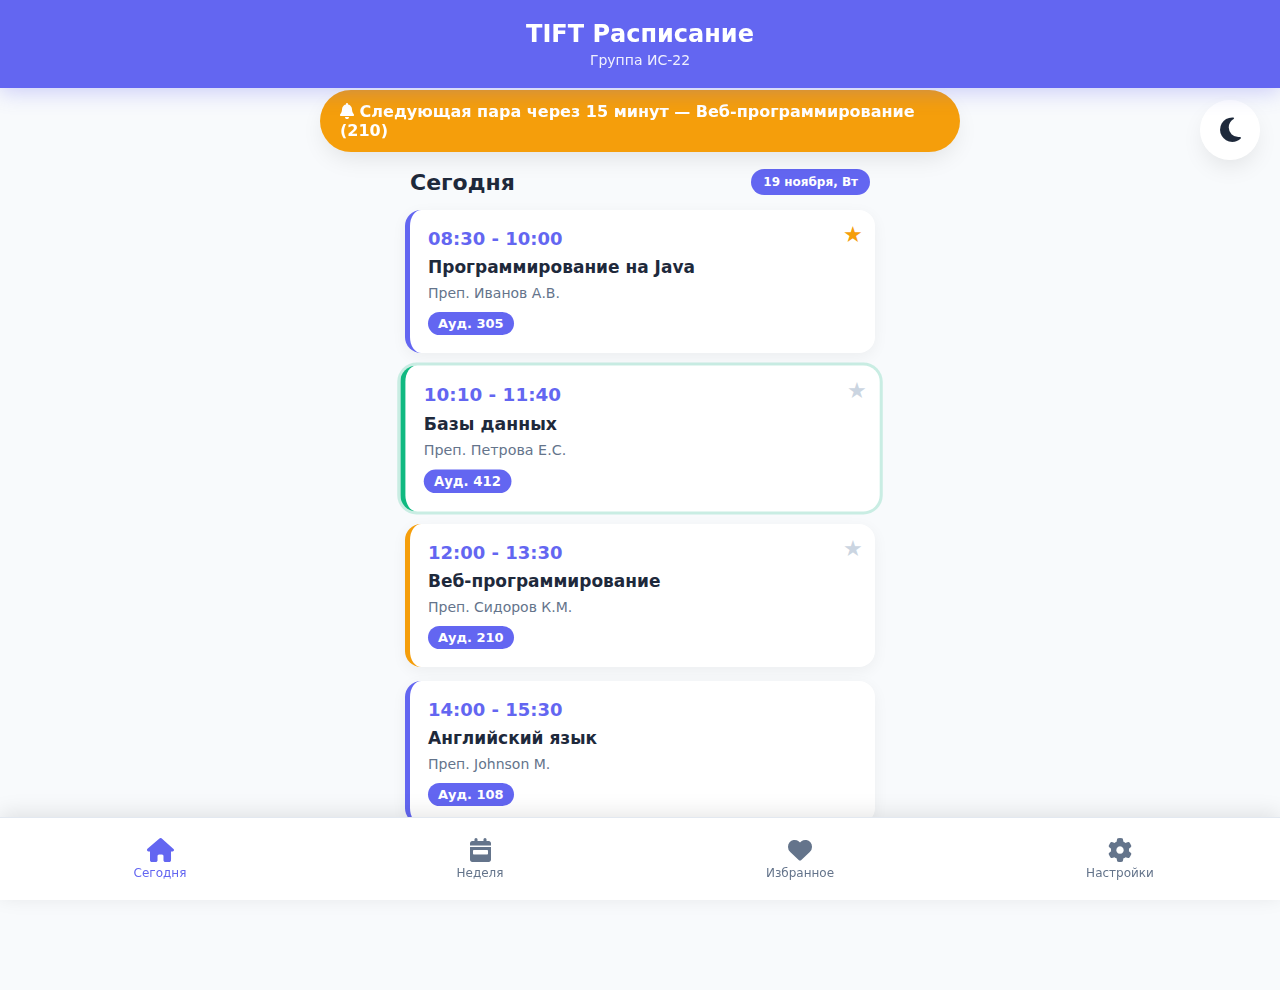
<file: index.html>
<!DOCTYPE html>
<html lang="ru">
<head>
    <meta charset="UTF-8">
    <meta name="viewport" content="width=device-width, initial-scale=1.0">
    <title>TIFT Расписание</title>
    <meta name="theme-color" content="#6366f1">
    <link rel="stylesheet" href="https://cdnjs.cloudflare.com/ajax/libs/font-awesome/6.5.0/css/all.min.css">
    <style>
        :root {
            --primary: #6366f1;
            --primary-dark: #4f46e5;
            --bg: #f8fafc;
            --card: #ffffff;
            --text: #1e293b;
            --text-light: #64748b;
            --border: #e2e8f0;
            --success: #10b981;
            --warning: #f59e0b;
            --shadow: 0 10px 25px -5px rgba(0,0,0,0.1);
        }
        .dark {
            --bg: #0f172a;
            --card: #1e293b;
            --text: #f1f5f9;
            --text-light: #94a3b8;
            --border: #334155;
        }
        * { margin:0; padding:0; box-sizing:border-box; }
        body {
            font-family: 'Segoe UI', system-ui, sans-serif;
            background: var(--bg);
            color: var(--text);
            min-height: 100vh;
            padding-bottom: 80px;
            transition: all 0.3s;
        }
        .header {
            background: var(--primary);
            color: white;
            padding: 20px;
            text-align: center;
            position: fixed;
            top: 0;
            left: 0;
            right: 0;
            z-index: 1000;
            box-shadow: 0 4px 20px rgba(99,102,241,0.3);
        }
        .header h1 {
            font-size: 24px;
            font-weight: 700;
        }
        .header p {
            font-size: 14px;
            opacity: 0.9;
            margin-top: 4px;
        }
        .container {
            margin-top: 90px;
            padding: 0 15px;
            max-width: 500px;
            margin-left: auto;
            margin-right: auto;
        }
        .card {
            background: var(--card);
            border-radius: 20px;
            padding: 20px;
            margin-bottom: 20px;
            box-shadow: var(--shadow);
            border: 1px solid var(--border);
            transition: all 0.3s;
        }
        .search-box {
            position: relative;
            margin-bottom: 20px;
        }
        .search-box input {
            width: 100%;
            padding: 16px 50px 16px 20px;
            border: 2px solid var(--border);
            border-radius: 16px;
            font-size: 16px;
            background: var(--card);
            color: var(--text);
        }
        .search-box i {
            position: absolute;
            right: 18px;
            top: 18px;
            color: var(--primary);
        }

        /* День недели */
        .day-header {
            display: flex;
            justify-content: space-between;
            align-items: center;
            margin: 25px 0 15px;
            padding: 0 5px;
        }
        .day-header h2 {
            font-size: 22px;
            font-weight: 700;
        }
        .today-badge {
            background: var(--primary);
            color: white;
            padding: 6px 12px;
            border-radius: 20px;
            font-size: 12px;
            font-weight: 600;
        }

        /* Пара */
        .lesson {
            background: var(--card);
            border-radius: 16px;
            padding: 18px;
            margin-bottom: 14px;
            border-left: 5px solid var(--primary);
            position: relative;
            transition: all 0.3s;
            box-shadow: 0 4px 15px rgba(0,0,0,0.05);
        }
        .lesson.now {
            border-left-color: var(--success);
            box-shadow: 0 0 0 3px rgba(16,185,129,0.2);
            transform: scale(1.02);
        }
        .lesson.next {
            border-left-color: var(--warning);
            animation: pulse 2s infinite;
        }
        @keyframes pulse {
            0% { box-shadow: 0 4px 15px rgba(245,158,11,0.2); }
            50% { box-shadow: 0 4px 25px rgba(245,158,11,0.4); }
            100% { box-shadow: 0 4px 15px rgba(245,158,11,0.2); }
        }
        .lesson-time {
            font-weight: 700;
            font-size: 18px;
            color: var(--primary);
            margin-bottom: 8px;
        }
        .lesson-name {
            font-size: 17px;
            font-weight: 600;
            margin-bottom: 6px;
        }
        .lesson-info {
            font-size: 14px;
            color: var(--text-light);
            line-height: 1.5;
        }
        .lesson-room {
            background: var(--primary);
            color: white;
            padding: 4px 10px;
            border-radius: 12px;
            font-size: 13px;
            font-weight: 600;
            display: inline-block;
            margin-top: 8px;
        }
        .favorite-btn {
            position: absolute;
            top: 12px;
            right: 12px;
            background: none;
            border: none;
            font-size: 22px;
            cursor: pointer;
            color: #cbd5e1;
        }
        .favorite-btn.active {
            color: #f59e0b;
        }

        /* Нижняя навигация */
        .navbar {
            position: fixed;
            bottom: 0;
            left: 0;
            right: 0;
            background: var(--card);
            border-top: 1px solid var(--border);
            display: flex;
            padding: 10px 0;
            z-index: 1000;
            box-shadow: 0 -4px 20px rgba(0,0,0,0.1);
        }
        .nav-item {
            flex: 1;
            text-align: center;
            padding: 10px;
            color: var(--text-light);
            font-size: 12px;
            transition: all 0.3s;
        }
        .nav-item i {
            font-size: 24px;
            display: block;
            margin-bottom: 4px;
        }
        .nav-item.active {
            color: var(--primary);
        }

        /* Вкладки */
        .tab { display: none; }
        .tab.active { display: block; }

        /* Тема переключатель */
        .theme-toggle {
            position: fixed;
            top: 100px;
            right: 20px;
            background: var(--card);
            width: 60px;
            height: 60px;
            border-radius: 50%;
            display: flex;
            align-items: center;
            justify-content: center;
            font-size: 28px;
            box-shadow: var(--shadow);
            z-index: 999;
            cursor: pointer;
        }

        /* Уведомление о следующей паре */
        .next-lesson-alert {
            position: fixed;
            top: 90px;
            left: 50%;
            transform: translateX(-50%);
            background: var(--warning);
            color: white;
            padding: 12px 20px;
            border-radius: 50px;
            font-weight: 600;
            box-shadow: var(--shadow);
            z-index: 998;
            animation: slideDown 0.5s;
        }
        @keyframes slideDown {
            from { transform: translate(-50%, -100%); opacity: 0; }
            to { transform: translate(-50%, 0); opacity: 1; }
        }
    </style>
</head>
<body>

    <div class="header">
        <h1>TIFT Расписание</h1>
        <p>Группа ИС-22</p>
    </div>

    <div class="theme-toggle" onclick="toggleTheme()">
        <i class="fas fa-moon" id="themeIcon"></i>
    </div>

    <div class="container">

        <!-- Поиск -->
        <div class="search-box">
            <input type="text" placeholder="Поиск пары, преподавателя..." onkeyup="searchLessons()">
            <i class="fas fa-search"></i>
        </div>

        <!-- Вкладки -->
        <div id="today" class="tab active">
            <div class="day-header">
                <h2>Сегодня</h2>
                <div class="today-badge">19 ноября, Вт</div>
            </div>

            <div class="lesson">
                <div class="lesson-time">08:30 - 10:00</div>
                <div class="lesson-name">Программирование на Java</div>
                <div class="lesson-info">Преп. Иванов А.В.</div>
                <div class="lesson-room">Ауд. 305</div>
                <button class="favorite-btn active" onclick="toggleFav(this)">★</button>
            </div>

            <div class="lesson now">
                <div class="lesson-time">10:10 - 11:40</div>
                <div class="lesson-name">Базы данных</div>
                <div class="lesson-info">Преп. Петрова Е.С.</div>
                <div class="lesson-room">Ауд. 412</div>
                <button class="favorite-btn" onclick="toggleFav(this)">★</button>
            </div>

            <div class="lesson next">
                <div class="lesson-time">12:00 - 13:30</div>
                <div class="lesson-name">Веб-программирование</div>
                <div class="lesson-info">Преп. Сидоров К.М.</div>
                <div class="lesson-room">Ауд. 210</div>
                <button class="favorite-btn" onclick="toggleFav(this)">★</button>
            </div>

            <div class="lesson">
                <div class="lesson-time">14:00 - 15:30</div>
                <div class="lesson-name">Английский язык</div>
                <div class="lesson-info">Преп. Johnson M.</div>
                <div class="lesson-room">Ауд. 108</div>
            </div>
        </div>

        <div id="week" class="tab">
            <div class="day-header"><h2>Понедельник</h2></div>
            <div class="lesson"><div class="lesson-time">08:30</div><div class="lesson-name">Математика</div><div class="lesson-room">301</div></div>
            <div class="lesson"><div class="lesson-time">10:10</div><div class="lesson-name">Физика</div><div class="lesson-room">Лаб. 5</div></div>

            <div class="day-header"><h2>Среда</h2></div>
            <div class="lesson"><div class="lesson-time">12:00</div><div class="lesson-name">ООП</div><div class="lesson-room">305</div></div>
        </div>

        <div id="favorites" class="tab">
            <p style="text-align:center; padding:40px; color:var(--text-light);">
                <i class="fas fa-heart" style="font-size:48px; color:#f59e0b; margin-bottom:20px; display:block;"></i>
                Здесь будут ваши избранные пары
            </p>
        </div>

        <div id="settings" class="tab">
            <div class="card">
                <h3>Настройки</h3>
                <p>Группа: ИС-22</p>
                <p>Поток: Информатика и вычислительная техника</p>
                <p>Курс: 2</p>
            </div>
        </div>
    </div>

    <!-- Нижняя навигация -->
    <div class="navbar">
        <div class="nav-item active" onclick="openTab('today', this)">
            <i class="fas fa-home"></i>
            <div>Сегодня</div>
        </div>
        <div class="nav-item" onclick="openTab('week', this)">
            <i class="fas fa-calendar-week"></i>
            <div>Неделя</div>
        </div>
        <div class="nav-item" onclick="openTab('favorites', this)">
            <i class="fas fa-heart"></i>
            <div>Избранное</div>
        </div>
        <div class="nav-item" onclick="openTab('settings', this)">
            <i class="fas fa-cog"></i>
            <div>Настройки</div>
        </div>
    </div>

    <!-- Уведомление о следующей паре -->
    <div class="next-lesson-alert">
        <i class="fas fa-bell"></i> Следующая пара через 15 минут — Веб-программирование (210)
    </div>

    <script>
        // Переключение вкладок
        function openTab(tabName, el) {
            document.querySelectorAll('.tab').forEach(t => t.classList.remove('active'));
            document.querySelectorAll('.nav-item').forEach(n => n.classList.remove('active'));
            document.getElementById(tabName).classList.add('active');
            el.classList.add('active');
        }

        // Поиск
        function searchLessons() {
            let input = document.querySelector('.search-box input').value.toLowerCase();
            document.querySelectorAll('.lesson').forEach(lesson => {
                let text = lesson.textContent.toLowerCase();
                lesson.style.display = text.includes(input) ? 'block' : 'none';
            });
        }

        // Избранное
        function toggleFav(btn) {
            btn.classList.toggle('active');
        }

        // Тёмная тема
        function toggleTheme() {
            document.body.classList.toggle('dark');
            let icon = document.getElementById('themeIcon');
            if (document.body.classList.contains('dark')) {
                icon.classList.replace('fa-moon', 'fa-sun');
            } else {
                icon.classList.replace('fa-sun', 'fa-moon');
            }
        }

        // Авто-определение текущей пары (пример)
        setTimeout(() => {
            document.querySelectorAll('.lesson')[1].classList.add('now');
            document.querySelectorAll('.lesson')[2].classList.add('next');
        }, 1000);
    </script>
</body>
</html>
</file>
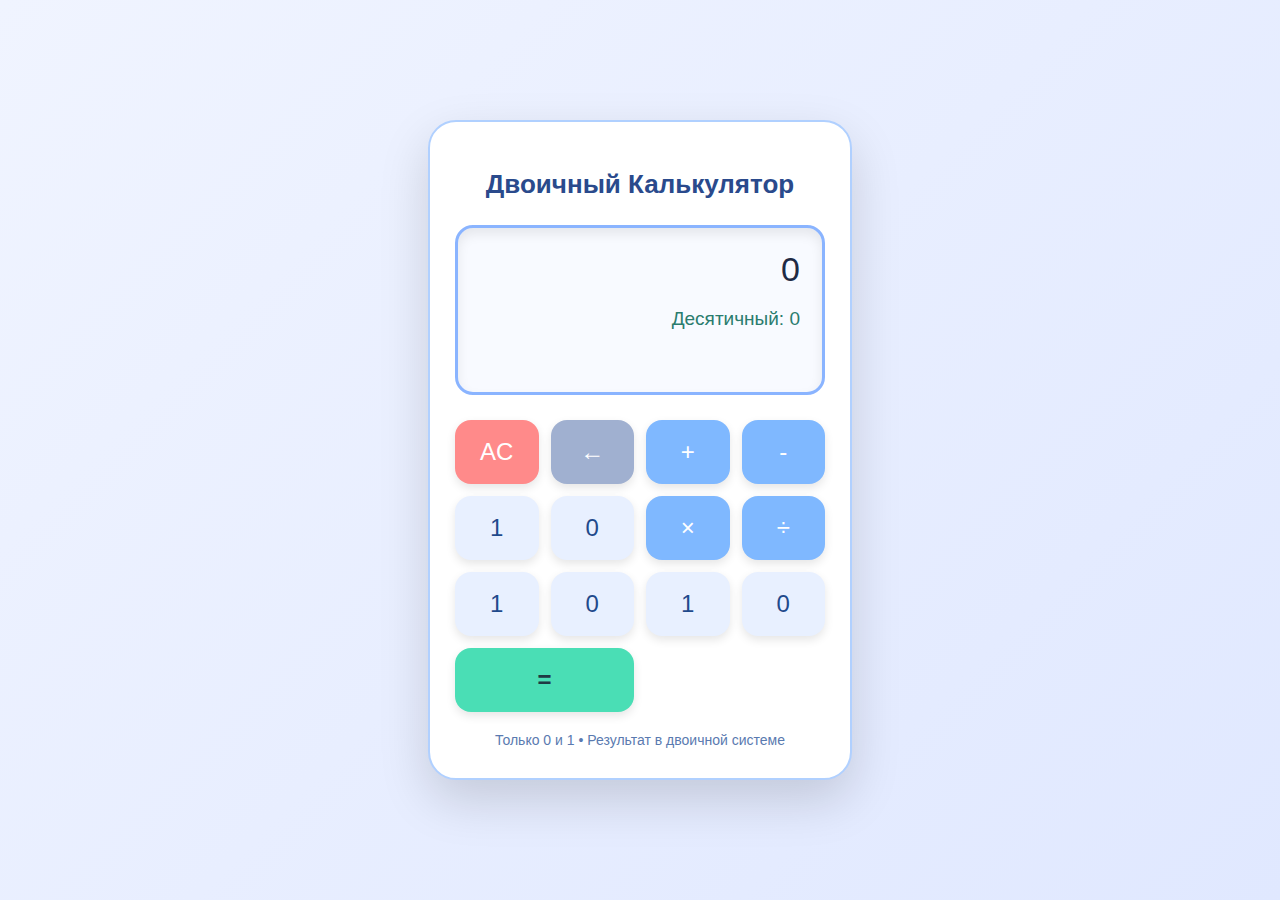
<file: kl.html>
<!DOCTYPE html>
<html lang="ru">
<head>
  <meta charset="UTF-8">
  <meta name="viewport" content="width=device-width, initial-scale=1.0">
  <title>Двоичный Калькулятор</title>
  <style>
    body {
      font-family: 'Segoe UI', Arial, sans-serif;
      background: linear-gradient(135deg, #f0f4ff, #e0e8ff);
      color: #1f2a44;
      display: flex;
      justify-content: center;
      align-items: center;
      min-height: 100vh;
      margin: 0;
    }

    .calculator {
      background: white;
      padding: 30px 25px;
      border-radius: 28px;
      width: 370px;
      box-shadow: 0 20px 50px rgba(0, 0, 0, 0.15);
      border: 2px solid #b0d0ff;
    }

    h1 {
      text-align: center;
      color: #2a4a8c;
      margin-bottom: 25px;
      font-size: 26px;
      font-weight: 600;
    }

    .display {
      background: #f8faff;
      border: 3px solid #8ab4ff;
      border-radius: 18px;
      padding: 22px;
      margin-bottom: 25px;
      text-align: right;
      min-height: 120px;
      box-shadow: inset 0 6px 12px rgba(0, 0, 0, 0.08);
    }

    #expression {
      font-size: 34px;
      color: #1f2a44;
      font-weight: 500;
      min-height: 44px;
      word-break: break-all;
    }

    #result {
      font-size: 19px;
      color: #2a7c6e;
      margin-top: 14px;
      font-weight: 500;
    }

    .buttons {
      display: grid;
      grid-template-columns: repeat(4, 1fr);
      gap: 12px;
    }

    button {
      padding: 18px 10px;
      font-size: 24px;
      border: none;
      border-radius: 16px;
      cursor: pointer;
      font-weight: 500;
      transition: all 0.2s;
      box-shadow: 0 4px 10px rgba(0, 0, 0, 0.1);
    }

    button:active {
      transform: scale(0.95) translateY(2px);
    }

    .bin-digit {
      background: #e8f0ff;
      color: #1f4a8c;
    }

    .bin-digit:hover {
      background: #d0e0ff;
    }

    .operator {
      background: #7fb8ff;
      color: white;
    }

    .operator:hover {
      background: #6aa8f0;
    }

    .equals {
      background: #4adeb5;
      color: #1f3a44;
      font-weight: bold;
      grid-column: span 2;
    }

    .clear {
      background: #ff8a8a;
      color: white;
    }

    .back {
      background: #a0b0d0;
      color: white;
    }

    .info {
      text-align: center;
      margin-top: 20px;
      color: #5a7ab0;
      font-size: 14px;
    }
  </style>
</head>
<body>

  <div class="calculator">
    <h1>Двоичный Калькулятор</h1>
    
    <div class="display">
      <div id="expression">0</div>
      <div id="result">Десятичный: 0</div>
    </div>

    <div class="buttons">
      <button class="clear" onclick="clearAll()">AC</button>
      <button class="back" onclick="backspace()">←</button>
      <button class="operator" onclick="addOperator('+')">+</button>
      <button class="operator" onclick="addOperator('-')">-</button>

      <button class="bin-digit" onclick="addDigit('1')">1</button>
      <button class="bin-digit" onclick="addDigit('0')">0</button>
      <button class="operator" onclick="addOperator('*')">×</button>
      <button class="operator" onclick="addOperator('/')">÷</button>

      <button class="bin-digit" onclick="addDigit('1')">1</button>
      <button class="bin-digit" onclick="addDigit('0')">0</button>
      <button class="bin-digit" onclick="addDigit('1')">1</button>
      <button class="bin-digit" onclick="addDigit('0')">0</button>

      <button class="equals" onclick="calculate()">=</button>
    </div>

    <div class="info">
      Только 0 и 1 • Результат в двоичной системе
    </div>
  </div>

  <script>
    let expression = "0";
    let shouldReset = false;

    function updateDisplay() {
      document.getElementById("expression").textContent = expression;
    }

    function addDigit(digit) {
      if (shouldReset) {
        expression = digit;
        shouldReset = false;
      } else {
        expression = expression === "0" ? digit : expression + digit;
      }
      updateDisplay();
    }

    function addOperator(op) {
      if (shouldReset) shouldReset = false;
      
      if (/[+\-*/]$/.test(expression)) {
        expression = expression.slice(0, -1) + op;
      } else {
        expression += op;
      }
      updateDisplay();
    }

    function calculate() {
      try {
        let match = expression.match(/([01]+)([+\-*/])([01]+)/);
        if (!match) throw "Ошибка";

        let num1 = parseInt(match[1], 2);
        let op = match[2];
        let num2 = parseInt(match[3], 2);

        let result;
        if (op === '+') result = num1 + num2;
        else if (op === '-') result = num1 - num2;
        else if (op === '*') result = num1 * num2;
        else if (op === '/') {
          if (num2 === 0) throw "Деление на ноль";
          result = num1 / num2;
        }

        let binResult = Math.floor(result).toString(2);

        document.getElementById("result").innerHTML = 
          `Десятичный: ${Math.floor(result)}<br><strong>Двоичный: ${binResult}</strong>`;

        expression = binResult;
        shouldReset = true;

      } catch (e) {
        document.getElementById("result").textContent = "Ошибка";
        expression = "0";
        shouldReset = true;
      }
      updateDisplay();
    }

    function clearAll() {
      expression = "0";
      shouldReset = false;
      document.getElementById("result").textContent = "Десятичный: 0";
      updateDisplay();
    }

    function backspace() {
      if (shouldReset) {
        clearAll();
        return;
      }
      expression = expression.length > 1 ? expression.slice(0, -1) : "0";
      updateDisplay();
    }

    updateDisplay();
  </script>
</body>
</html>
</file>
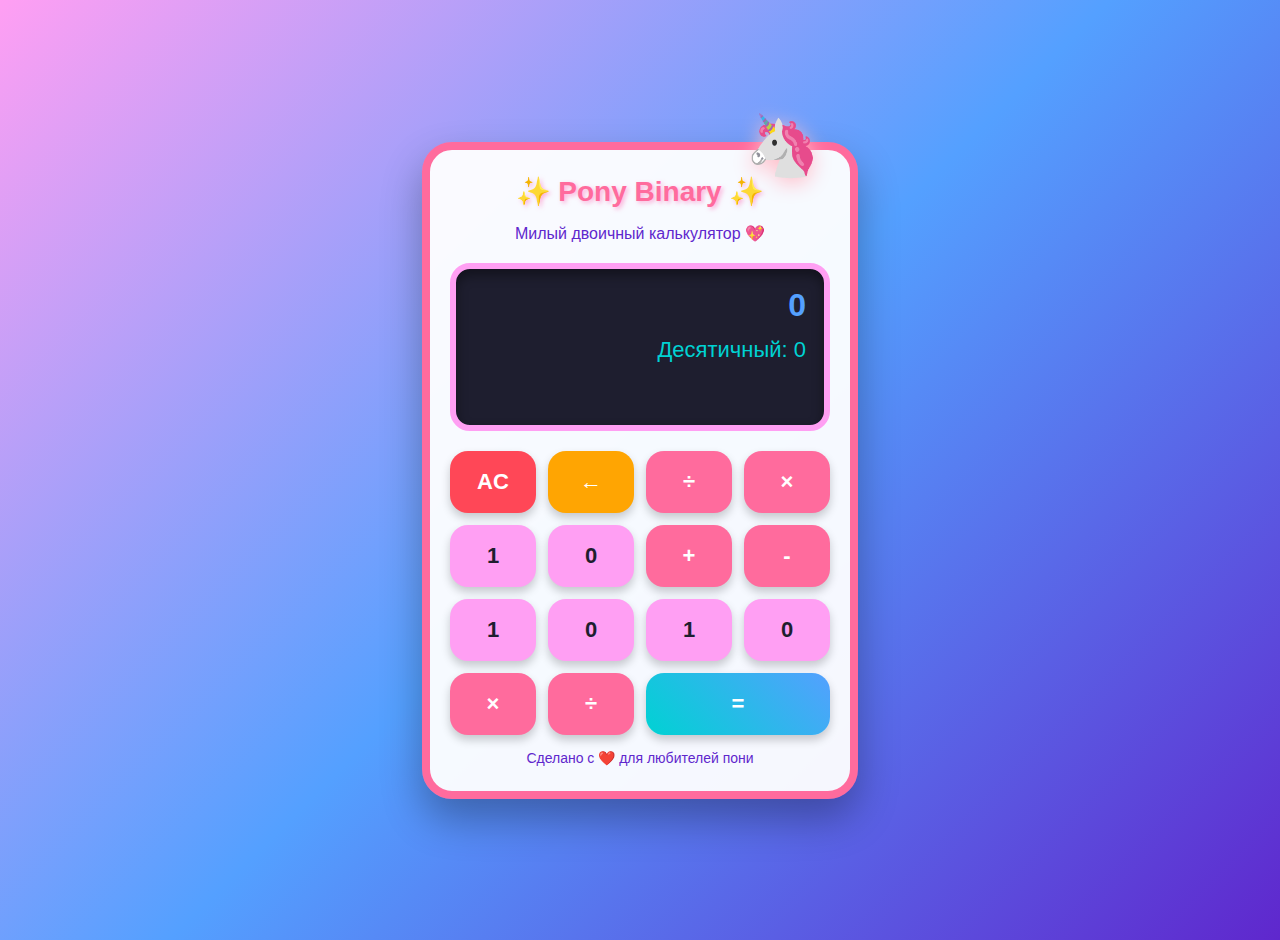
<file: kll.html>
<!DOCTYPE html>
<html lang="ru">
<head>
  <meta charset="UTF-8">
  <meta name="viewport" content="width=device-width, initial-scale=1.0">
  <title>✨ Pony Binary Calculator ✨</title>
  <style>
    body {
      font-family: 'Comic Sans MS', cursive, sans-serif;
      background: linear-gradient(135deg, #ff9ff3, #54a0ff, #5f27cd);
      margin: 0;
      padding: 20px;
      min-height: 100vh;
      display: flex;
      justify-content: center;
      align-items: center;
      overflow: hidden;
    }

    .calculator {
      background: rgba(255, 255, 255, 0.95);
      border-radius: 30px;
      padding: 25px 20px;
      width: 380px;
      box-shadow: 0 20px 40px rgba(0, 0, 0, 0.3);
      border: 8px solid #ff6b9d;
      position: relative;
    }

    .calculator::before {
      content: "🦄";
      font-size: 60px;
      position: absolute;
      top: -40px;
      right: 30px;
      z-index: 10;
      filter: drop-shadow(0 5px 10px pink);
    }

    h1 {
      text-align: center;
      color: #ff6b9d;
      margin: 0 0 15px 0;
      font-size: 28px;
      text-shadow: 2px 2px 4px rgba(255, 105, 180, 0.5);
    }

    .subtitle {
      text-align: center;
      color: #5f27cd;
      font-size: 16px;
      margin-bottom: 20px;
    }

    .display {
      background: #1e1e2f;
      border: 6px solid #ff9ff3;
      border-radius: 20px;
      padding: 18px;
      margin-bottom: 20px;
      min-height: 120px;
      text-align: right;
      box-shadow: inset 0 6px 12px rgba(0, 0, 0, 0.4);
    }

    #expression {
      font-size: 32px;
      color: #54a0ff;
      font-weight: bold;
      min-height: 40px;
      word-break: break-all;
    }

    #result {
      font-size: 22px;
      color: #00d2d3;
      margin-top: 10px;
    }

    .buttons {
      display: grid;
      grid-template-columns: repeat(4, 1fr);
      gap: 12px;
    }

    button {
      padding: 18px 10px;
      font-size: 22px;
      border: none;
      border-radius: 18px;
      cursor: pointer;
      font-weight: bold;
      transition: all 0.2s;
      box-shadow: 0 5px 10px rgba(0, 0, 0, 0.2);
    }

    button:active {
      transform: scale(0.92) translateY(3px);
    }

    .digit {
      background: #ff9ff3;
      color: #1e1e2f;
    }

    .operator {
      background: #ff6b9d;
      color: white;
    }

    .equals {
      background: linear-gradient(45deg, #00d2d3, #54a0ff);
      color: white;
      grid-column: span 2;
    }

    .clear {
      background: #ff4757;
      color: white;
    }

    .backspace {
      background: #ffa502;
      color: white;
    }

    .pony-footer {
      text-align: center;
      margin-top: 15px;
      color: #5f27cd;
      font-size: 14px;
    }

    .heart {
      color: #ff4757;
    }
  </style>
</head>
<body>

  <div class="calculator">
    <h1>✨ Pony Binary ✨</h1>
    <p class="subtitle">Милый двоичный калькулятор 💖</p>

    <div class="display">
      <div id="expression">0</div>
      <div id="result">Десятичный: 0</div>
    </div>

    <div class="buttons">
      <button class="clear" onclick="clearAll()">AC</button>
      <button class="backspace" onclick="backspace()">←</button>
      <button class="operator" onclick="addOperator('/')">÷</button>
      <button class="operator" onclick="addOperator('*')">×</button>

      <button class="digit" onclick="addDigit('1')">1</button>
      <button class="digit" onclick="addDigit('0')">0</button>
      <button class="operator" onclick="addOperator('+')">+</button>
      <button class="operator" onclick="addOperator('-')">-</button>

      <button class="digit" onclick="addDigit('1')">1</button>
      <button class="digit" onclick="addDigit('0')">0</button>
      <button class="digit" onclick="addDigit('1')">1</button>
      <button class="digit" onclick="addDigit('0')">0</button>

      <button class="operator" onclick="addOperator('*')">×</button>
      <button class="operator" onclick="addOperator('/')">÷</button>
      <button class="equals" onclick="calculate()">=</button>
    </div>

    <div class="pony-footer">
      Сделано с ❤️ для любителей пони
    </div>
  </div>

  <script>
    let expression = "0";
    let shouldReset = false;

    function updateDisplay() {
      document.getElementById("expression").textContent = expression;
      
      try {
        if (expression === "0" || shouldReset) {
          document.getElementById("result").textContent = "Десятичный: 0";
          return;
        }

        // Парсим выражение
        let parts = expression.split(/([+\-*/])/).filter(Boolean);
        
        if (parts.length === 3) {
          let a = parseInt(parts[0], 2);
          let b = parseInt(parts[2], 2);
          let op = parts[1];
          
          let result;
          if (op === '+') result = a + b;
          else if (op === '-') result = a - b;
          else if (op === '*') result = a * b;
          else if (op === '/') result = b !== 0 ? (a / b).toFixed(2) : "Ошибка";

          document.getElementById("result").textContent = 
            `Десятичный: ${result}`;
        }
      } catch(e) {
        document.getElementById("result").textContent = "Десятичный: —";
      }
    }

    function addDigit(digit) {
      if (shouldReset || expression === "0") {
        expression = digit;
        shouldReset = false;
      } else {
        expression += digit;
      }
      updateDisplay();
    }

    function addOperator(op) {
      if (shouldReset) shouldReset = false;
      // Заменяем последний оператор, если он уже есть
      if (/[+\-*/]$/.test(expression)) {
        expression = expression.slice(0, -1) + op;
      } else {
        expression += op;
      }
      updateDisplay();
    }

    function calculate() {
      try {
        let parts = expression.split(/([+\-*/])/).filter(Boolean);
        if (parts.length !== 3) return;

        let a = parseInt(parts[0], 2);
        let b = parseInt(parts[2], 2);
        let op = parts[1];

        let result;
        if (op === '+') result = a + b;
        else if (op === '-') result = a - b;
        else if (op === '*') result = a * b;
        else if (op === '/') {
          if (b === 0) throw new Error();
          result = a / b;
        }

        let binResult = Math.floor(result).toString(2);
        
        expression = binResult;
        shouldReset = true;

        document.getElementById("result").textContent = 
          `Десятичный: ${result.toFixed(2)}`;

        updateDisplay();
      } catch(e) {
        expression = "Ошибка";
        shouldReset = true;
        updateDisplay();
      }
    }

    function clearAll() {
      expression = "0";
      shouldReset = false;
      updateDisplay();
    }

    function backspace() {
      if (shouldReset) {
        clearAll();
        return;
      }
      if (expression.length > 1) {
        expression = expression.slice(0, -1);
      } else {
        expression = "0";
      }
      updateDisplay();
    }

    // Инициализация
    updateDisplay();
  </script>
</body>
</html>
</file>
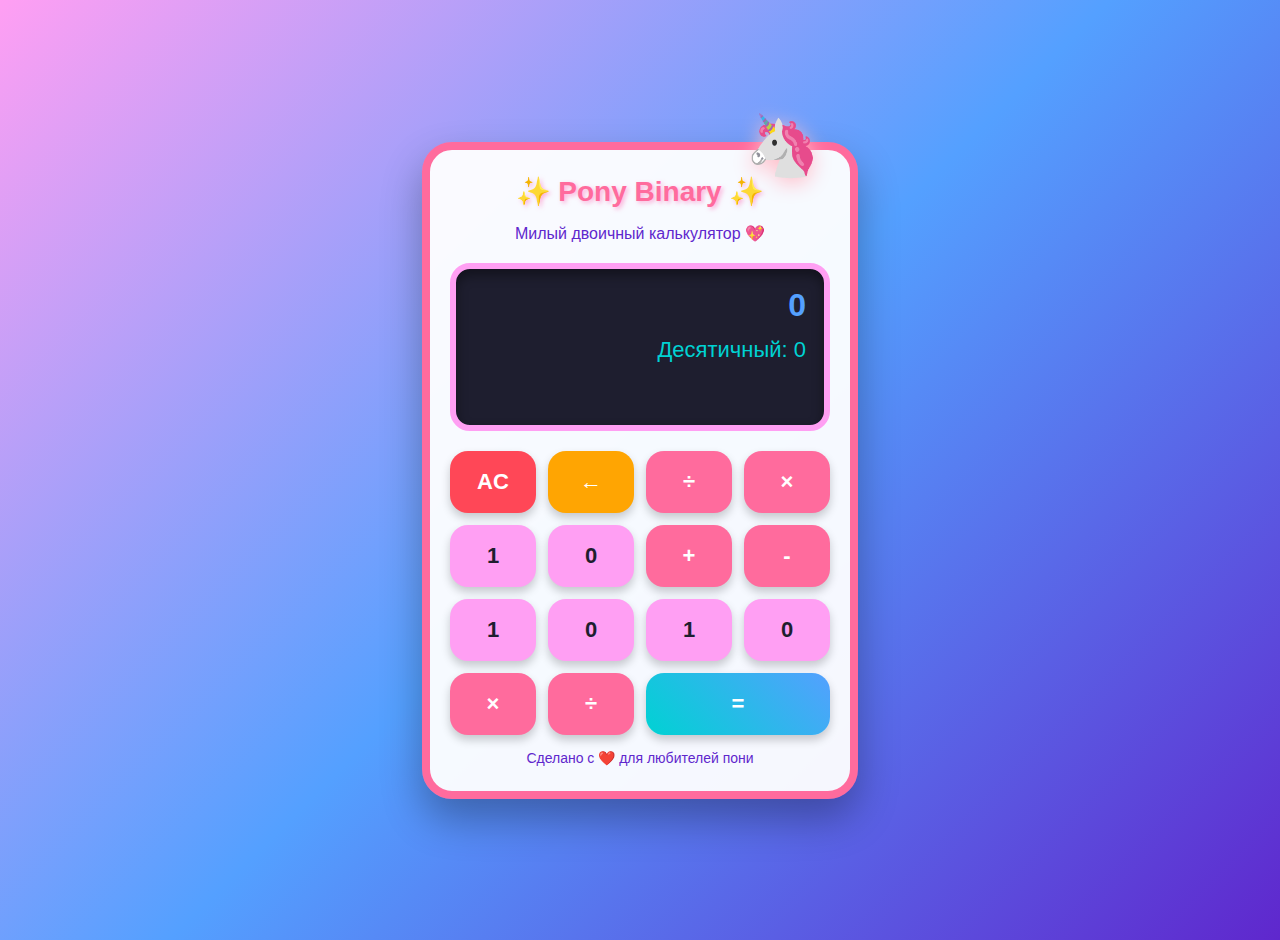
<file: fl/kl.html>
<!DOCTYPE html>
<html lang="ru">
<head>
  <meta charset="UTF-8">
  <meta name="viewport" content="width=device-width, initial-scale=1.0">
  <title>✨ Pony Binary Calculator ✨</title>
  <style>
    body {
      font-family: 'Comic Sans MS', cursive, sans-serif;
      background: linear-gradient(135deg, #ff9ff3, #54a0ff, #5f27cd);
      margin: 0;
      padding: 20px;
      min-height: 100vh;
      display: flex;
      justify-content: center;
      align-items: center;
      overflow: hidden;
    }

    .calculator {
      background: rgba(255, 255, 255, 0.95);
      border-radius: 30px;
      padding: 25px 20px;
      width: 380px;
      box-shadow: 0 20px 40px rgba(0, 0, 0, 0.3);
      border: 8px solid #ff6b9d;
      position: relative;
    }

    .calculator::before {
      content: "🦄";
      font-size: 60px;
      position: absolute;
      top: -40px;
      right: 30px;
      z-index: 10;
      filter: drop-shadow(0 5px 10px pink);
    }

    h1 {
      text-align: center;
      color: #ff6b9d;
      margin: 0 0 15px 0;
      font-size: 28px;
      text-shadow: 2px 2px 4px rgba(255, 105, 180, 0.5);
    }

    .subtitle {
      text-align: center;
      color: #5f27cd;
      font-size: 16px;
      margin-bottom: 20px;
    }

    .display {
      background: #1e1e2f;
      border: 6px solid #ff9ff3;
      border-radius: 20px;
      padding: 18px;
      margin-bottom: 20px;
      min-height: 120px;
      text-align: right;
      box-shadow: inset 0 6px 12px rgba(0, 0, 0, 0.4);
    }

    #expression {
      font-size: 32px;
      color: #54a0ff;
      font-weight: bold;
      min-height: 40px;
      word-break: break-all;
    }

    #result {
      font-size: 22px;
      color: #00d2d3;
      margin-top: 10px;
    }

    .buttons {
      display: grid;
      grid-template-columns: repeat(4, 1fr);
      gap: 12px;
    }

    button {
      padding: 18px 10px;
      font-size: 22px;
      border: none;
      border-radius: 18px;
      cursor: pointer;
      font-weight: bold;
      transition: all 0.2s;
      box-shadow: 0 5px 10px rgba(0, 0, 0, 0.2);
    }

    button:active {
      transform: scale(0.92) translateY(3px);
    }

    .digit {
      background: #ff9ff3;
      color: #1e1e2f;
    }

    .operator {
      background: #ff6b9d;
      color: white;
    }

    .equals {
      background: linear-gradient(45deg, #00d2d3, #54a0ff);
      color: white;
      grid-column: span 2;
    }

    .clear {
      background: #ff4757;
      color: white;
    }

    .backspace {
      background: #ffa502;
      color: white;
    }

    .pony-footer {
      text-align: center;
      margin-top: 15px;
      color: #5f27cd;
      font-size: 14px;
    }

    .heart {
      color: #ff4757;
    }
  </style>
</head>
<body>

  <div class="calculator">
    <h1>✨ Pony Binary ✨</h1>
    <p class="subtitle">Милый двоичный калькулятор 💖</p>

    <div class="display">
      <div id="expression">0</div>
      <div id="result">Десятичный: 0</div>
    </div>

    <div class="buttons">
      <button class="clear" onclick="clearAll()">AC</button>
      <button class="backspace" onclick="backspace()">←</button>
      <button class="operator" onclick="addOperator('/')">÷</button>
      <button class="operator" onclick="addOperator('*')">×</button>

      <button class="digit" onclick="addDigit('1')">1</button>
      <button class="digit" onclick="addDigit('0')">0</button>
      <button class="operator" onclick="addOperator('+')">+</button>
      <button class="operator" onclick="addOperator('-')">-</button>

      <button class="digit" onclick="addDigit('1')">1</button>
      <button class="digit" onclick="addDigit('0')">0</button>
      <button class="digit" onclick="addDigit('1')">1</button>
      <button class="digit" onclick="addDigit('0')">0</button>

      <button class="operator" onclick="addOperator('*')">×</button>
      <button class="operator" onclick="addOperator('/')">÷</button>
      <button class="equals" onclick="calculate()">=</button>
    </div>

    <div class="pony-footer">
      Сделано с ❤️ для любителей пони
    </div>
  </div>

  <script>
    let expression = "0";
    let shouldReset = false;

    function updateDisplay() {
      document.getElementById("expression").textContent = expression;
      
      try {
        if (expression === "0" || shouldReset) {
          document.getElementById("result").textContent = "Десятичный: 0";
          return;
        }

        // Парсим выражение
        let parts = expression.split(/([+\-*/])/).filter(Boolean);
        
        if (parts.length === 3) {
          let a = parseInt(parts[0], 2);
          let b = parseInt(parts[2], 2);
          let op = parts[1];
          
          let result;
          if (op === '+') result = a + b;
          else if (op === '-') result = a - b;
          else if (op === '*') result = a * b;
          else if (op === '/') result = b !== 0 ? (a / b).toFixed(2) : "Ошибка";

          document.getElementById("result").textContent = 
            `Десятичный: ${result}`;
        }
      } catch(e) {
        document.getElementById("result").textContent = "Десятичный: —";
      }
    }

    function addDigit(digit) {
      if (shouldReset || expression === "0") {
        expression = digit;
        shouldReset = false;
      } else {
        expression += digit;
      }
      updateDisplay();
    }

    function addOperator(op) {
      if (shouldReset) shouldReset = false;
      // Заменяем последний оператор, если он уже есть
      if (/[+\-*/]$/.test(expression)) {
        expression = expression.slice(0, -1) + op;
      } else {
        expression += op;
      }
      updateDisplay();
    }

    function calculate() {
      try {
        let parts = expression.split(/([+\-*/])/).filter(Boolean);
        if (parts.length !== 3) return;

        let a = parseInt(parts[0], 2);
        let b = parseInt(parts[2], 2);
        let op = parts[1];

        let result;
        if (op === '+') result = a + b;
        else if (op === '-') result = a - b;
        else if (op === '*') result = a * b;
        else if (op === '/') {
          if (b === 0) throw new Error();
          result = a / b;
        }

        let binResult = Math.floor(result).toString(2);
        
        expression = binResult;
        shouldReset = true;

        document.getElementById("result").textContent = 
          `Десятичный: ${result.toFixed(2)}`;

        updateDisplay();
      } catch(e) {
        expression = "Ошибка";
        shouldReset = true;
        updateDisplay();
      }
    }

    function clearAll() {
      expression = "0";
      shouldReset = false;
      updateDisplay();
    }

    function backspace() {
      if (shouldReset) {
        clearAll();
        return;
      }
      if (expression.length > 1) {
        expression = expression.slice(0, -1);
      } else {
        expression = "0";
      }
      updateDisplay();
    }

    // Инициализация
    updateDisplay();
  </script>
</body>
</html>
</file>
